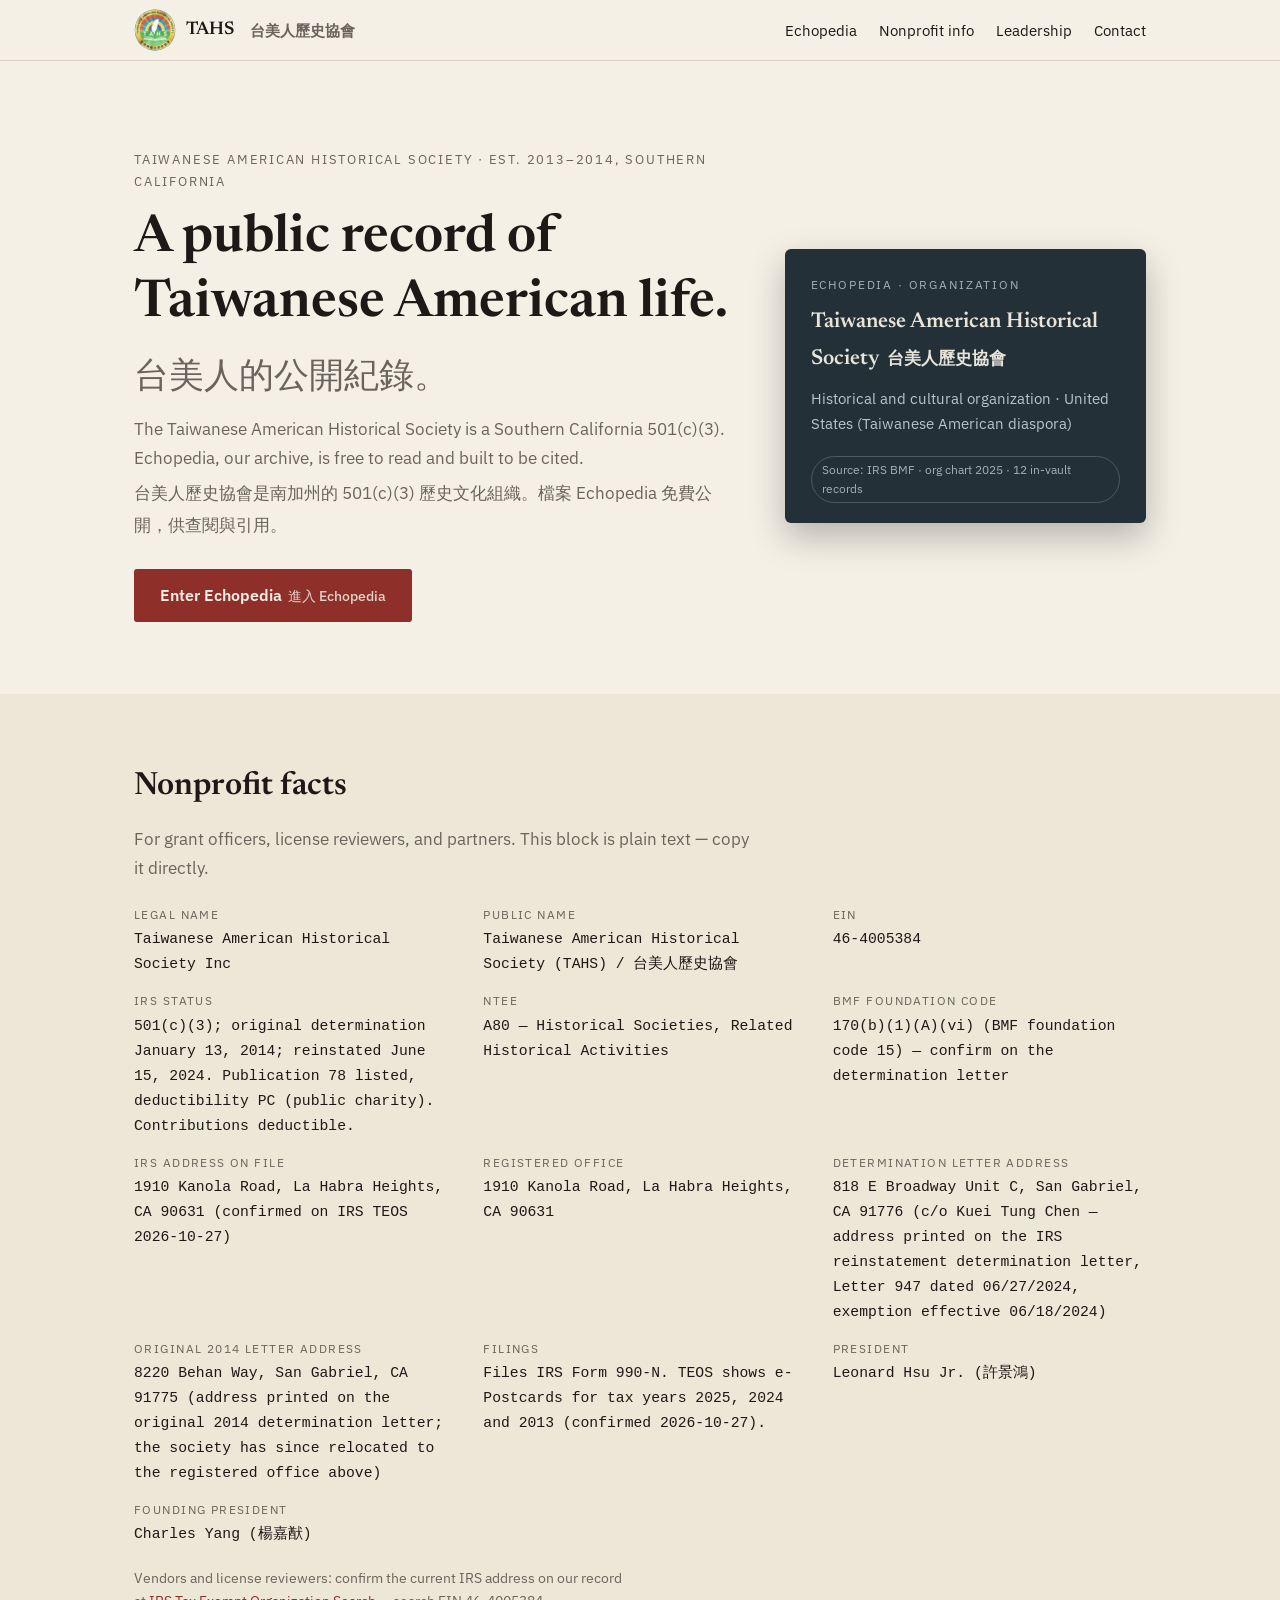
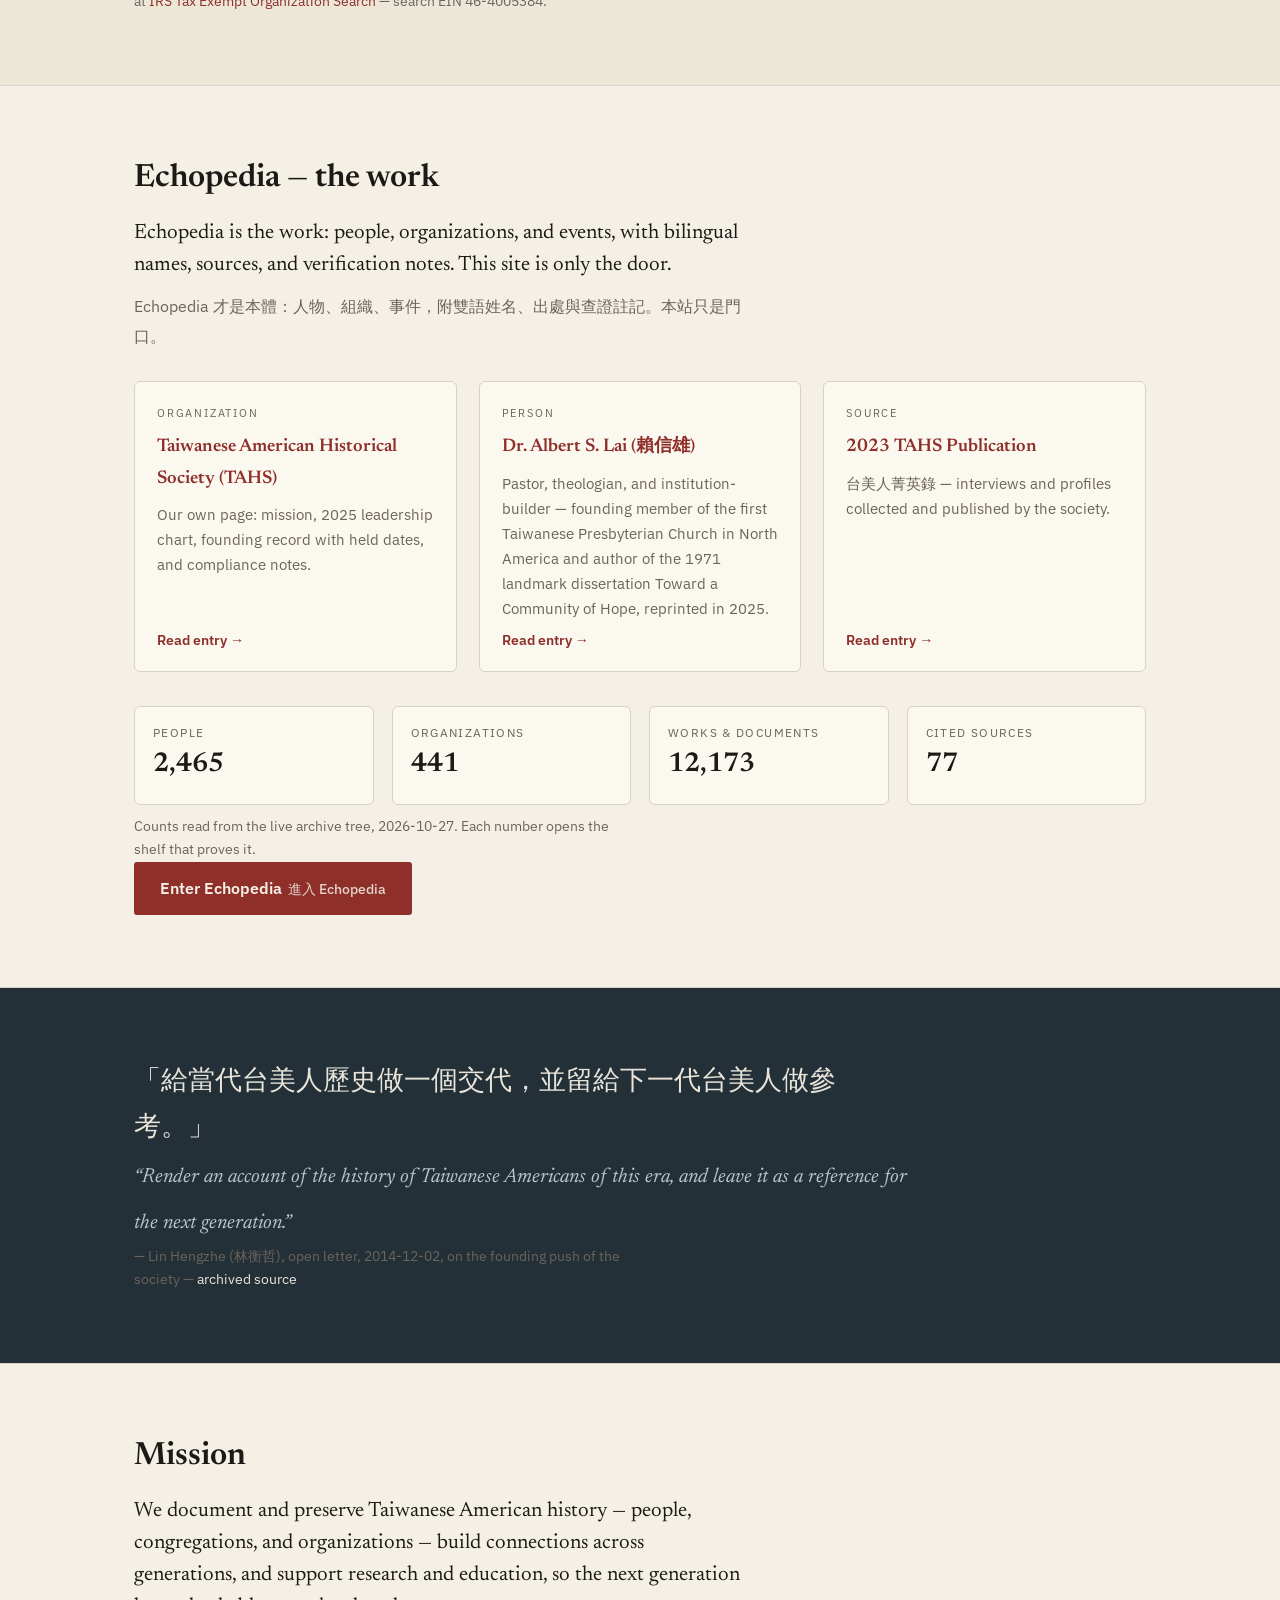
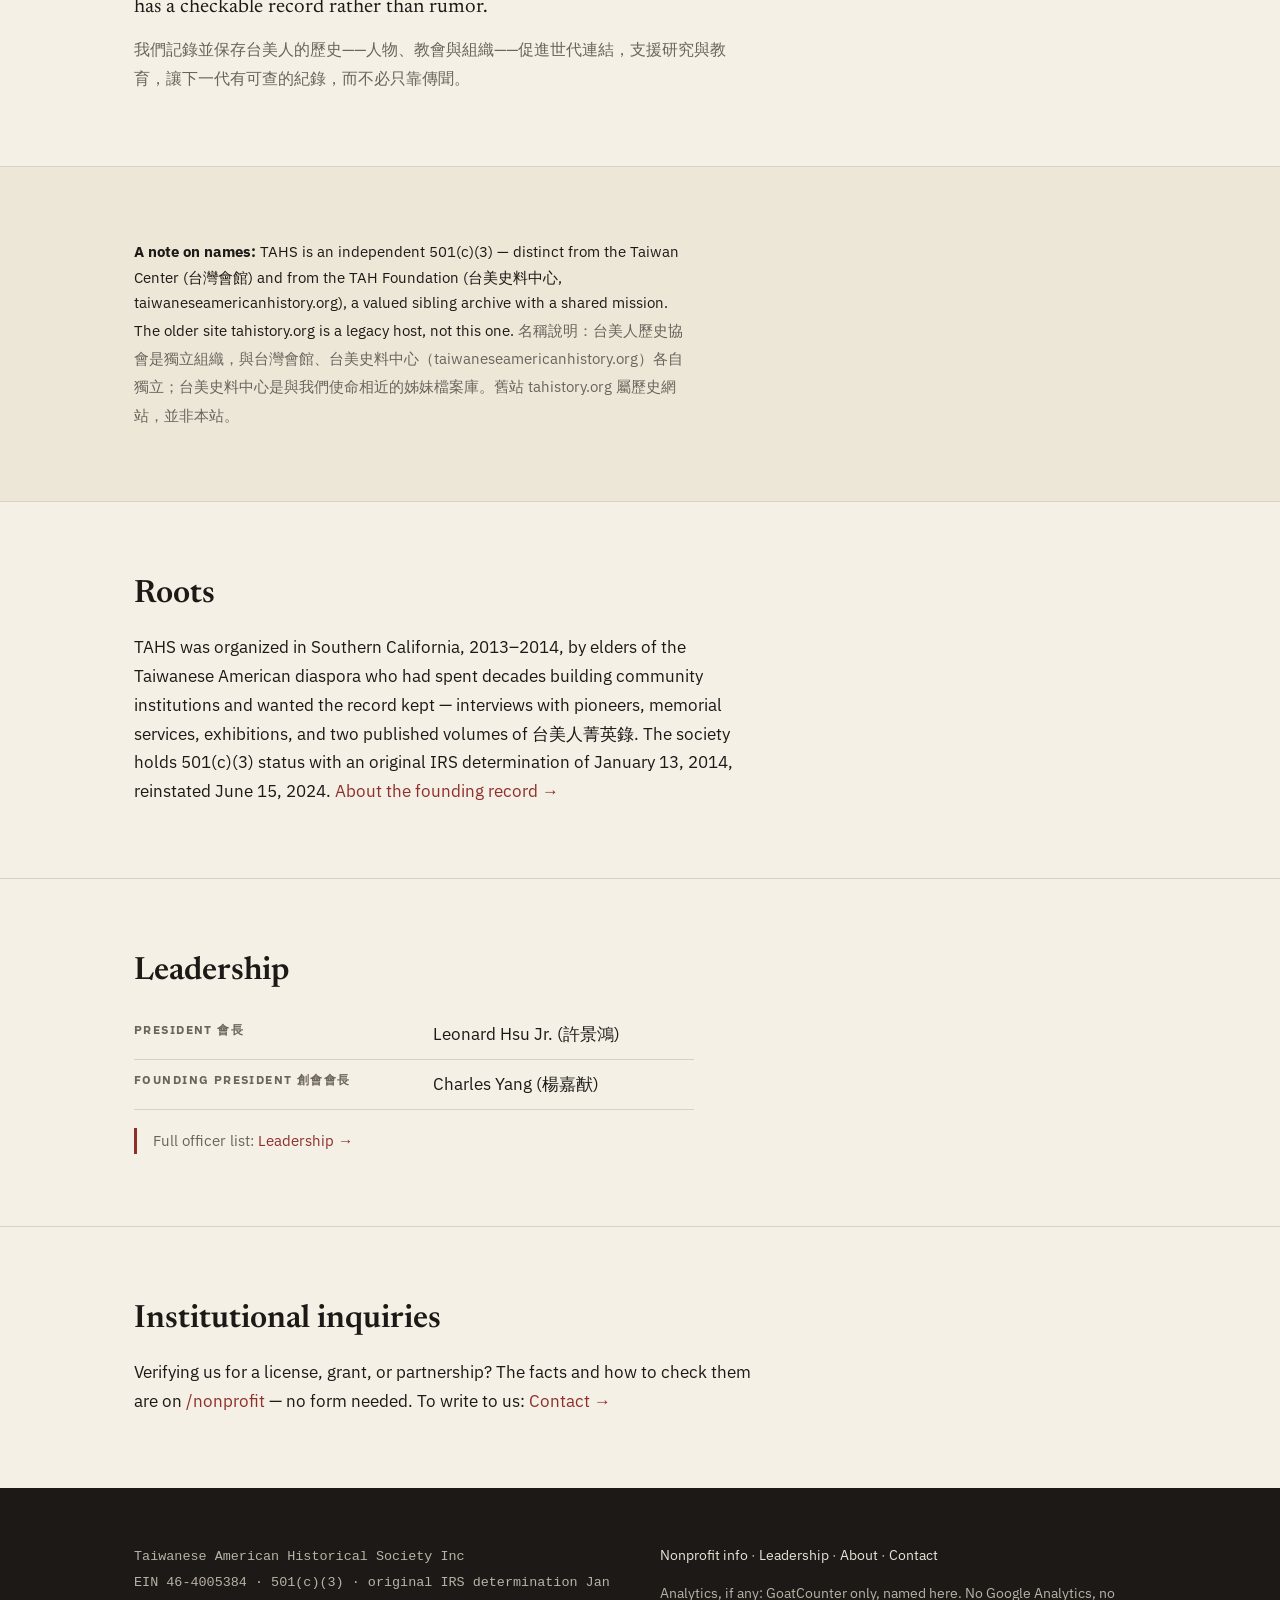
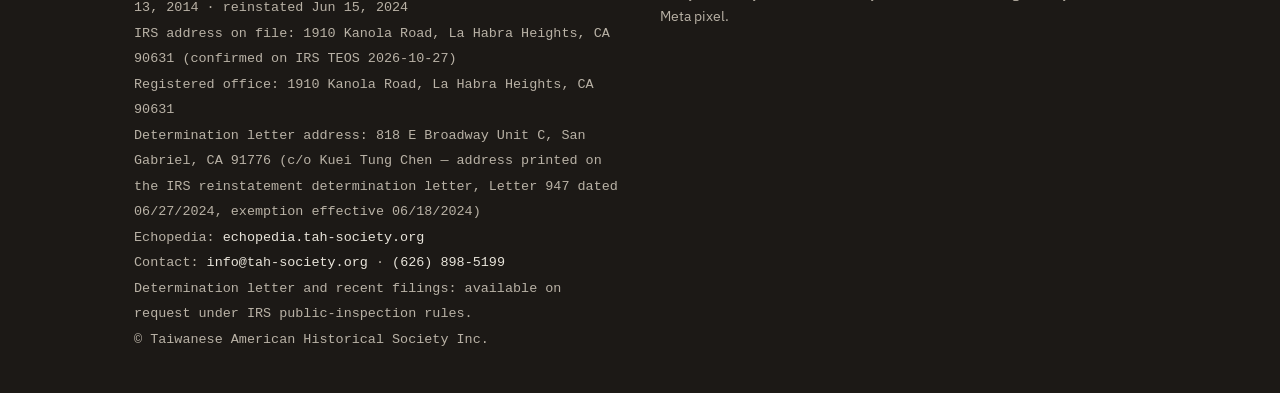
<file: index.html>
<!DOCTYPE html>
<html lang="en">
<head>
<meta charset="utf-8">
<meta name="viewport" content="width=device-width, initial-scale=1">
<title>Taiwanese American Historical Society 台美人歷史協會</title>
<meta name="description" content="A public record of Taiwanese American life. TAHS is a Southern California 501(c)(3). Echopedia, our archive, is free to read and built to be cited.">
<link rel="canonical" href="https://tah-society.org/">
<link rel="stylesheet" href="/assets/css/fonts.css">
<link rel="stylesheet" href="/assets/css/styles.css">
<script type="application/ld+json">
{"@context":"https://schema.org","@type":"NGO","name":"Taiwanese American Historical Society Inc","alternateName":"台美人歷史協會","identifier":"46-4005384","url":"https://tah-society.org/","address":{"@type":"PostalAddress","addressLocality":"La Habra Heights","addressRegion":"CA","addressCountry":"US"},"knowsAbout":"Taiwanese American history","sameAs":["https://echopedia.tah-society.org"]}
</script>
<link rel="icon" type="image/png" sizes="32x32" href="/assets/img/favicon-32.png">
<link rel="apple-touch-icon" href="/assets/img/apple-touch-icon.png">
<script>window.goatcounter={no_onload:true,path:'/landing'+location.pathname};</script>
<script data-goatcounter="https://echocanhelp.goatcounter.com/count" async src="//gc.zgo.at/count.js" onload="goatcounter.count({path:'/landing'+location.pathname})"></script>
</head>
<body>

<nav><div class="wrap">
  <a class="wordmark" href="/"><img class="seal" src="/assets/img/tahs-seal-96.png" alt="TAHS seal" width="40" height="40">TAHS<span class="zh">台美人歷史協會</span></a>
  <ul>
    <li><a href="https://echopedia.tah-society.org">Echopedia</a></li>
    <li><a href="/nonprofit">Nonprofit info</a></li>
    <li><a href="/leadership">Leadership</a></li>
    <li><a href="/contact">Contact</a></li>
  </ul>
</div></nav>

<header class="hero"><div class="wrap">
  <div>
    <div class="kicker">Taiwanese American Historical Society · Est. 2013–2014, Southern California</div>
    <h1>A public record of Taiwanese American life.</h1>
    <h1 class="zh-hero" lang="zh-Hant">台美人的公開紀錄。</h1>
    <p class="sub">The Taiwanese American Historical Society is a Southern California 501(c)(3). Echopedia, our archive, is free to read and built to be cited.
      <span class="zh">台美人歷史協會是南加州的 501(c)(3) 歷史文化組織。檔案 Echopedia 免費公開，供查閱與引用。</span></p>
    <a class="btn" href="https://echopedia.tah-society.org">Enter Echopedia<span class="zh">進入 Echopedia</span></a>
  </div>
  <a class="entrycard" href="https://echopedia.tah-society.org/organizations/taiwanese-american-historical-society.html" aria-label="Echopedia entry: TAHS">
    <div class="kind">Echopedia · Organization</div>
    <div class="name">Taiwanese American Historical Society<span class="zh">台美人歷史協會</span></div>
    <div class="role">Historical and cultural organization · United States (Taiwanese American diaspora)</div>
    <span class="chip">Source: IRS BMF · org chart 2025 · 12 in-vault records</span>
  </a>
</div></header>

<section class="strip" id="nonprofit-facts"><div class="wrap">
  <h2>Nonprofit facts</h2>
  <p class="muted">For grant officers, license reviewers, and partners. This block is plain text — copy it directly.</p>
  <!--BEGIN FACTS_STRIP-->
  <dl>
    <div><dt>Legal name</dt><dd>Taiwanese American Historical Society Inc</dd></div>
    <div><dt>Public name</dt><dd>Taiwanese American Historical Society (TAHS) / 台美人歷史協會</dd></div>
    <div><dt>EIN</dt><dd>46-4005384</dd></div>
    <div><dt>IRS status</dt><dd>501(c)(3); original determination January 13, 2014; reinstated June 15, 2024. Publication 78 listed, deductibility PC (public charity). Contributions deductible.</dd></div>
    <div><dt>NTEE</dt><dd>A80 — Historical Societies, Related Historical Activities</dd></div>
    <div><dt>BMF foundation code</dt><dd>170(b)(1)(A)(vi) (BMF foundation code 15) — confirm on the determination letter</dd></div>
    <div><dt>IRS address on file</dt><dd>1910 Kanola Road, La Habra Heights, CA 90631 (confirmed on IRS TEOS 2026-10-27)</dd></div>
    <div><dt>Registered office</dt><dd>1910 Kanola Road, La Habra Heights, CA 90631</dd></div>
    <div><dt>Determination letter address</dt><dd>818 E Broadway Unit C, San Gabriel, CA 91776 (c/o Kuei Tung Chen — address printed on the IRS reinstatement determination letter, Letter 947 dated 06/27/2024, exemption effective 06/18/2024)</dd></div>
    <div><dt>Original 2014 letter address</dt><dd>8220 Behan Way, San Gabriel, CA 91775 (address printed on the original 2014 determination letter; the society has since relocated to the registered office above)</dd></div>
    <div><dt>Filings</dt><dd>Files IRS Form 990-N. TEOS shows e-Postcards for tax years 2025, 2024 and 2013 (confirmed 2026-10-27).</dd></div>
    <div><dt>President</dt><dd>Leonard Hsu Jr. (許景鴻)</dd></div>
    <div><dt>Founding president</dt><dd>Charles Yang (楊嘉猷)</dd></div>
  </dl>
  <p class="note small muted">Vendors and license reviewers: confirm the current IRS address on our record at <a href="https://apps.irs.gov/app/eos/">IRS Tax Exempt Organization Search</a> — search EIN 46-4005384.</p><!--END FACTS_STRIP-->
</div></section>

<section id="echopedia"><div class="wrap">
  <h2>Echopedia — the work</h2>
  <p class="lede">Echopedia is the work: people, organizations, and events, with bilingual names, sources, and verification notes. This site is only the door.
    <span class="zh">Echopedia 才是本體：人物、組織、事件，附雙語姓名、出處與查證註記。本站只是門口。</span></p>
  <div class="cards">
    <a class="card" href="https://echopedia.tah-society.org/organizations/taiwanese-american-historical-society.html">
      <div class="kind">Organization</div>
      <div class="name">Taiwanese American Historical Society (TAHS)</div>
      <p class="blurb">Our own page: mission, 2025 leadership chart, founding record with held dates, and compliance notes.</p>
      <span class="go">Read entry →</span>
    </a>
    <a class="card" href="https://echopedia.tah-society.org/people/albert-s-lai.html">
      <div class="kind">Person</div>
      <div class="name">Dr. Albert S. Lai (賴信雄)</div>
      <p class="blurb">Pastor, theologian, and institution-builder — founding member of the first Taiwanese Presbyterian Church in North America and author of the 1971 landmark dissertation Toward a Community of Hope, reprinted in 2025.</p>
      <span class="go">Read entry →</span>
    </a>
    <a class="card" href="https://echopedia.tah-society.org/sources/2023-tahs-publication.html">
      <div class="kind">Source</div>
      <div class="name">2023 TAHS Publication</div>
      <p class="blurb">台美人菁英錄 — interviews and profiles collected and published by the society.</p>
      <span class="go">Read entry →</span>
    </a>
  </div>
  <dl class="stats">
    <a href="https://echopedia.tah-society.org/people/"><dt>people</dt><dd>2,465</dd></a>
    <a href="https://echopedia.tah-society.org/organizations/"><dt>organizations</dt><dd>441</dd></a>
    <a href="https://echopedia.tah-society.org/works/"><dt>works &amp; documents</dt><dd>12,173</dd></a>
    <a href="https://echopedia.tah-society.org/sources/"><dt>cited sources</dt><dd>77</dd></a>
  </dl>
  <p class="small muted">Counts read from the live archive tree, 2026-10-27. Each number opens the shelf that proves it.</p>
  <a class="btn" href="https://echopedia.tah-society.org">Enter Echopedia<span class="zh">進入 Echopedia</span></a>
</div></section>

<section class="pullquote"><div class="wrap">
  <blockquote>「給當代台美人歷史做一個交代，並留給下一代台美人做參考。」<br><span class="en">“Render an account of the history of Taiwanese Americans of this era, and leave it as a reference for the next generation.”</span></blockquote>
  <p class="small muted">— Lin Hengzhe (林衡哲), open letter, 2014-12-02, on the founding push of the society — <a href="https://echopedia.tah-society.org/works/taiwaneseamericanhistory-org/ourjourneys70.html">archived source</a></p>
</div></section>

<section id="mission"><div class="wrap">
  <h2>Mission</h2>
  <p class="lede">We document and preserve Taiwanese American history — people, congregations, and organizations — build connections across generations, and support research and education, so the next generation has a checkable record rather than rumor.
    <span class="zh">我們記錄並保存台美人的歷史——人物、教會與組織——促進世代連結，支援研究與教育，讓下一代有可查的紀錄，而不必只靠傳聞。</span></p>
</div></section>

<section class="disambig"><div class="wrap">
  <p><strong>A note on names:</strong> TAHS is an independent 501(c)(3) — distinct from the Taiwan Center (台灣會館) and from the TAH Foundation (台美史料中心, taiwaneseamericanhistory.org), a valued sibling archive with a shared mission. The older site tahistory.org is a legacy host, not this one.
  <span class="zh muted">名稱說明：台美人歷史協會是獨立組織，與台灣會館、台美史料中心（taiwaneseamericanhistory.org）各自獨立；台美史料中心是與我們使命相近的姊妹檔案庫。舊站 tahistory.org 屬歷史網站，並非本站。</span></p>
</div></section>

<section id="roots"><div class="wrap">
  <h2>Roots</h2>
  <p>TAHS was organized in Southern California, 2013–2014, by elders of the Taiwanese American diaspora who had spent decades building community institutions and wanted the record kept — interviews with pioneers, memorial services, exhibitions, and two published volumes of 台美人菁英錄. The society holds 501(c)(3) status with an original IRS determination of January 13, 2014, reinstated June 15, 2024. <a href="/about">About the founding record →</a></p>
</div></section>

<section id="leadership"><div class="wrap">
  <h2>Leadership</h2>
  <table class="officers">
    <tr><th>President 會長</th><td>Leonard Hsu Jr. (許景鴻)</td></tr>
    <tr><th>Founding president 創會會長</th><td>Charles Yang (楊嘉猷)</td></tr>
  </table>
  <p class="rule-note">Full officer list: <a href="/leadership">Leadership →</a></p>
</div></section>

<section id="inquiry"><div class="wrap">
  <h2>Institutional inquiries</h2>
  <p>Verifying us for a license, grant, or partnership? The facts and how to check them are on <a href="/nonprofit">/nonprofit</a> — no form needed. To write to us: <a href="/contact">Contact →</a></p>
</div></section>

<footer><div class="wrap">
  <div class="cols">
    <div class="legal">
      <!--BEGIN FOOTER_LEGAL-->

    Taiwanese American Historical Society Inc<br>
    EIN 46-4005384 · 501(c)(3) · original IRS determination Jan 13, 2014 · reinstated Jun 15, 2024<br>
    IRS address on file: 1910 Kanola Road, La Habra Heights, CA 90631 (confirmed on IRS TEOS 2026-10-27)<br>
    Registered office: 1910 Kanola Road, La Habra Heights, CA 90631<br>
    Determination letter address: 818 E Broadway Unit C, San Gabriel, CA 91776 (c/o Kuei Tung Chen — address printed on the IRS reinstatement determination letter, Letter 947 dated 06/27/2024, exemption effective 06/18/2024)<br>
    Echopedia: <a href="https://echopedia.tah-society.org">echopedia.tah-society.org</a><br>
    Contact: <a href="mailto:info@tah-society.org">info@tah-society.org</a> · <a href="tel:+16268985199">(626) 898-5199</a><br>
    Determination letter and recent filings: available on request under IRS public-inspection rules.<br>
    © Taiwanese American Historical Society Inc.
  <!--END FOOTER_LEGAL-->
    </div>
    <div>
      <p><a href="/nonprofit">Nonprofit info</a> · <a href="/leadership">Leadership</a> · <a href="/about">About</a> · <a href="/contact">Contact</a></p>
      <p class="small" style="margin-top:14px">Analytics, if any: GoatCounter only, named here. No Google Analytics, no Meta pixel.</p>
    </div>
  </div>
</div></footer>

</body>
</html>
</file>
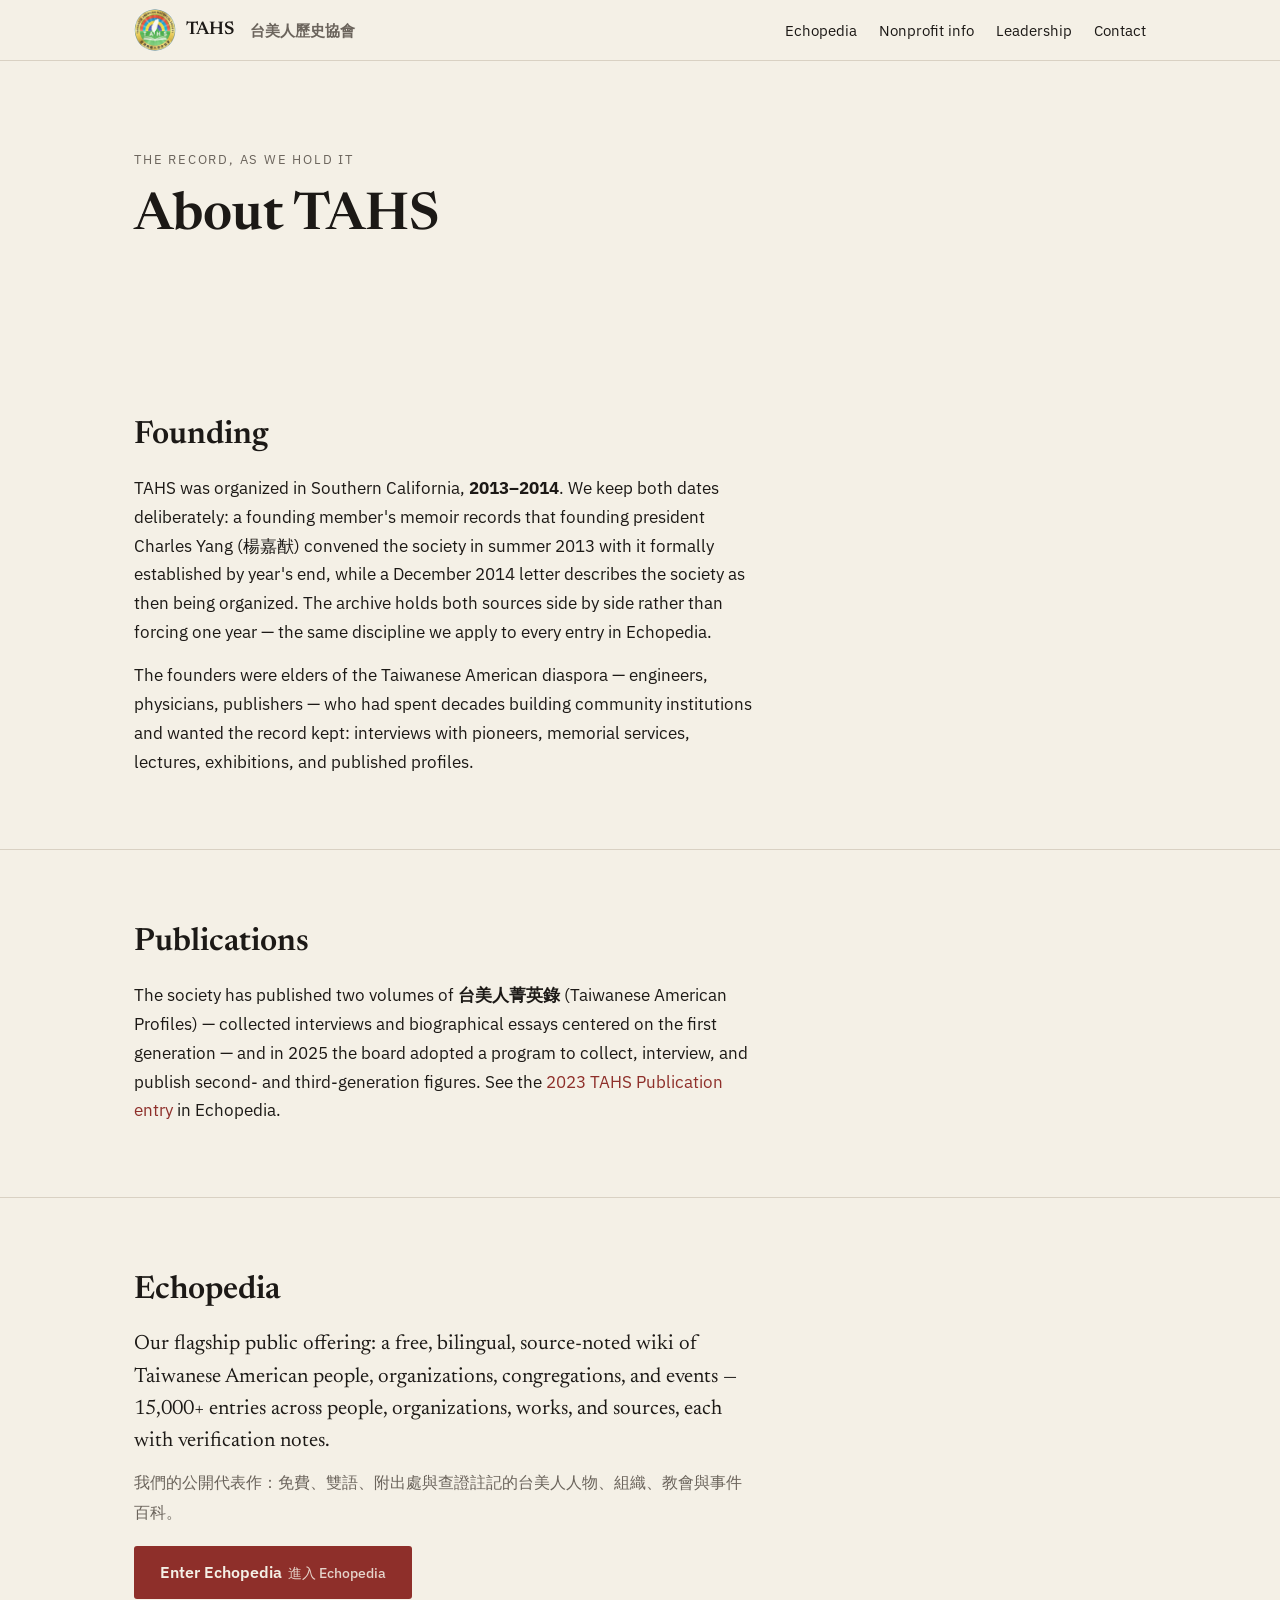
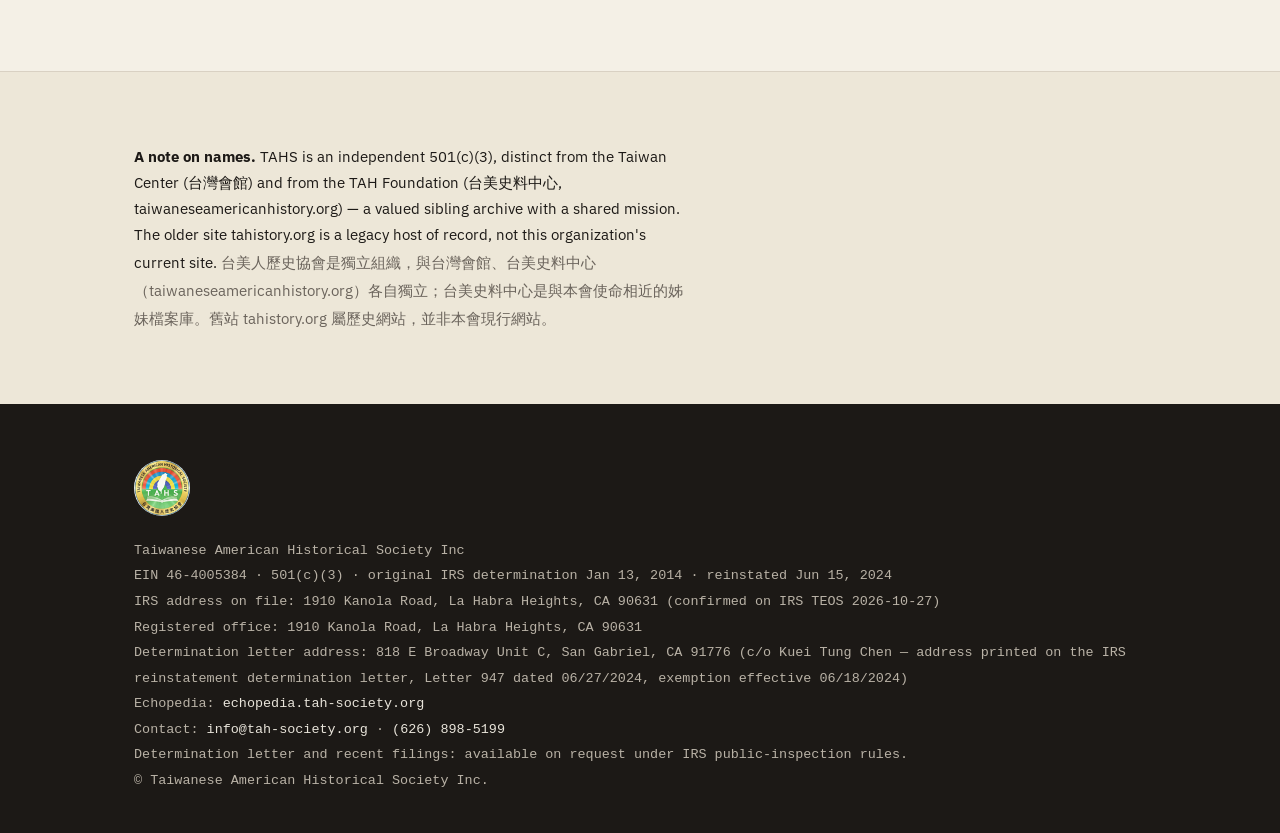
<file: about.html>
<!DOCTYPE html>
<html lang="en">
<head>
<meta charset="utf-8">
<meta name="viewport" content="width=device-width, initial-scale=1">
<title>About — TAHS 台美人歷史協會</title>
<meta name="description" content="The founding record, publications, and disambiguation of the Taiwanese American Historical Society.">
<link rel="canonical" href="https://tah-society.org/about">
<link rel="stylesheet" href="/assets/css/fonts.css">
<link rel="stylesheet" href="/assets/css/styles.css">
<link rel="icon" type="image/png" sizes="32x32" href="/assets/img/favicon-32.png">
<link rel="apple-touch-icon" href="/assets/img/apple-touch-icon.png">
<script>window.goatcounter={no_onload:true,path:'/landing'+location.pathname};</script>
<script data-goatcounter="https://echocanhelp.goatcounter.com/count" async src="//gc.zgo.at/count.js" onload="goatcounter.count({path:'/landing'+location.pathname})"></script>
</head>
<body>

<nav><div class="wrap">
  <a class="wordmark" href="/"><img class="seal" src="/assets/img/tahs-seal-96.png" alt="TAHS seal" width="40" height="40">TAHS<span class="zh">台美人歷史協會</span></a>
  <ul>
    <li><a href="https://echopedia.tah-society.org">Echopedia</a></li>
    <li><a href="/nonprofit">Nonprofit info</a></li>
    <li><a href="/leadership">Leadership</a></li>
    <li><a href="/contact">Contact</a></li>
  </ul>
</div></nav>

<header class="hero"><div class="wrap" style="grid-template-columns:1fr">
  <div>
    <div class="kicker">The record, as we hold it</div>
    <h1>About TAHS</h1>
  </div>
</div></header>

<section><div class="wrap">
  <h2>Founding</h2>
  <p>TAHS was organized in Southern California, <strong>2013–2014</strong>. We keep both dates deliberately: a founding member's memoir records that founding president Charles Yang (楊嘉猷) convened the society in summer 2013 with it formally established by year's end, while a December 2014 letter describes the society as then being organized. The archive holds both sources side by side rather than forcing one year — the same discipline we apply to every entry in Echopedia.</p>
  <p style="margin-top:14px">The founders were elders of the Taiwanese American diaspora — engineers, physicians, publishers — who had spent decades building community institutions and wanted the record kept: interviews with pioneers, memorial services, lectures, exhibitions, and published profiles.</p>
</div></section>

<section><div class="wrap">
  <h2>Publications</h2>
  <p>The society has published two volumes of <strong>台美人菁英錄</strong> (Taiwanese American Profiles) — collected interviews and biographical essays centered on the first generation — and in 2025 the board adopted a program to collect, interview, and publish second- and third-generation figures. See the <a href="https://echopedia.tah-society.org/sources/2023-tahs-publication.html">2023 TAHS Publication entry</a> in Echopedia.</p>
</div></section>

<section><div class="wrap">
  <h2>Echopedia</h2>
  <p class="lede">Our flagship public offering: a free, bilingual, source-noted wiki of Taiwanese American people, organizations, congregations, and events — 15,000+ entries across people, organizations, works, and sources, each with verification notes.
    <span class="zh">我們的公開代表作：免費、雙語、附出處與查證註記的台美人人物、組織、教會與事件百科。</span></p>
  <p style="margin-top:18px"><a class="btn" href="https://echopedia.tah-society.org">Enter Echopedia<span class="zh">進入 Echopedia</span></a></p>
</div></section>

<section class="disambig"><div class="wrap">
  <p><strong>A note on names.</strong> TAHS is an independent 501(c)(3), distinct from the Taiwan Center (台灣會館) and from the TAH Foundation (台美史料中心, taiwaneseamericanhistory.org) — a valued sibling archive with a shared mission. The older site tahistory.org is a legacy host of record, not this organization's current site.
  <span class="zh muted">台美人歷史協會是獨立組織，與台灣會館、台美史料中心（taiwaneseamericanhistory.org）各自獨立；台美史料中心是與本會使命相近的姊妹檔案庫。舊站 tahistory.org 屬歷史網站，並非本會現行網站。</span></p>
</div></section>

<footer><div class="wrap">
  <img class="seal" src="/assets/img/tahs-seal-96.png" alt="TAHS seal" width="56" height="56">
  <div class="legal">
    <!--BEGIN FOOTER_LEGAL-->

    Taiwanese American Historical Society Inc<br>
    EIN 46-4005384 · 501(c)(3) · original IRS determination Jan 13, 2014 · reinstated Jun 15, 2024<br>
    IRS address on file: 1910 Kanola Road, La Habra Heights, CA 90631 (confirmed on IRS TEOS 2026-10-27)<br>
    Registered office: 1910 Kanola Road, La Habra Heights, CA 90631<br>
    Determination letter address: 818 E Broadway Unit C, San Gabriel, CA 91776 (c/o Kuei Tung Chen — address printed on the IRS reinstatement determination letter, Letter 947 dated 06/27/2024, exemption effective 06/18/2024)<br>
    Echopedia: <a href="https://echopedia.tah-society.org">echopedia.tah-society.org</a><br>
    Contact: <a href="mailto:info@tah-society.org">info@tah-society.org</a> · <a href="tel:+16268985199">(626) 898-5199</a><br>
    Determination letter and recent filings: available on request under IRS public-inspection rules.<br>
    © Taiwanese American Historical Society Inc.
  <!--END FOOTER_LEGAL-->
  </div>
</div></footer>

</body>
</html>
</file>
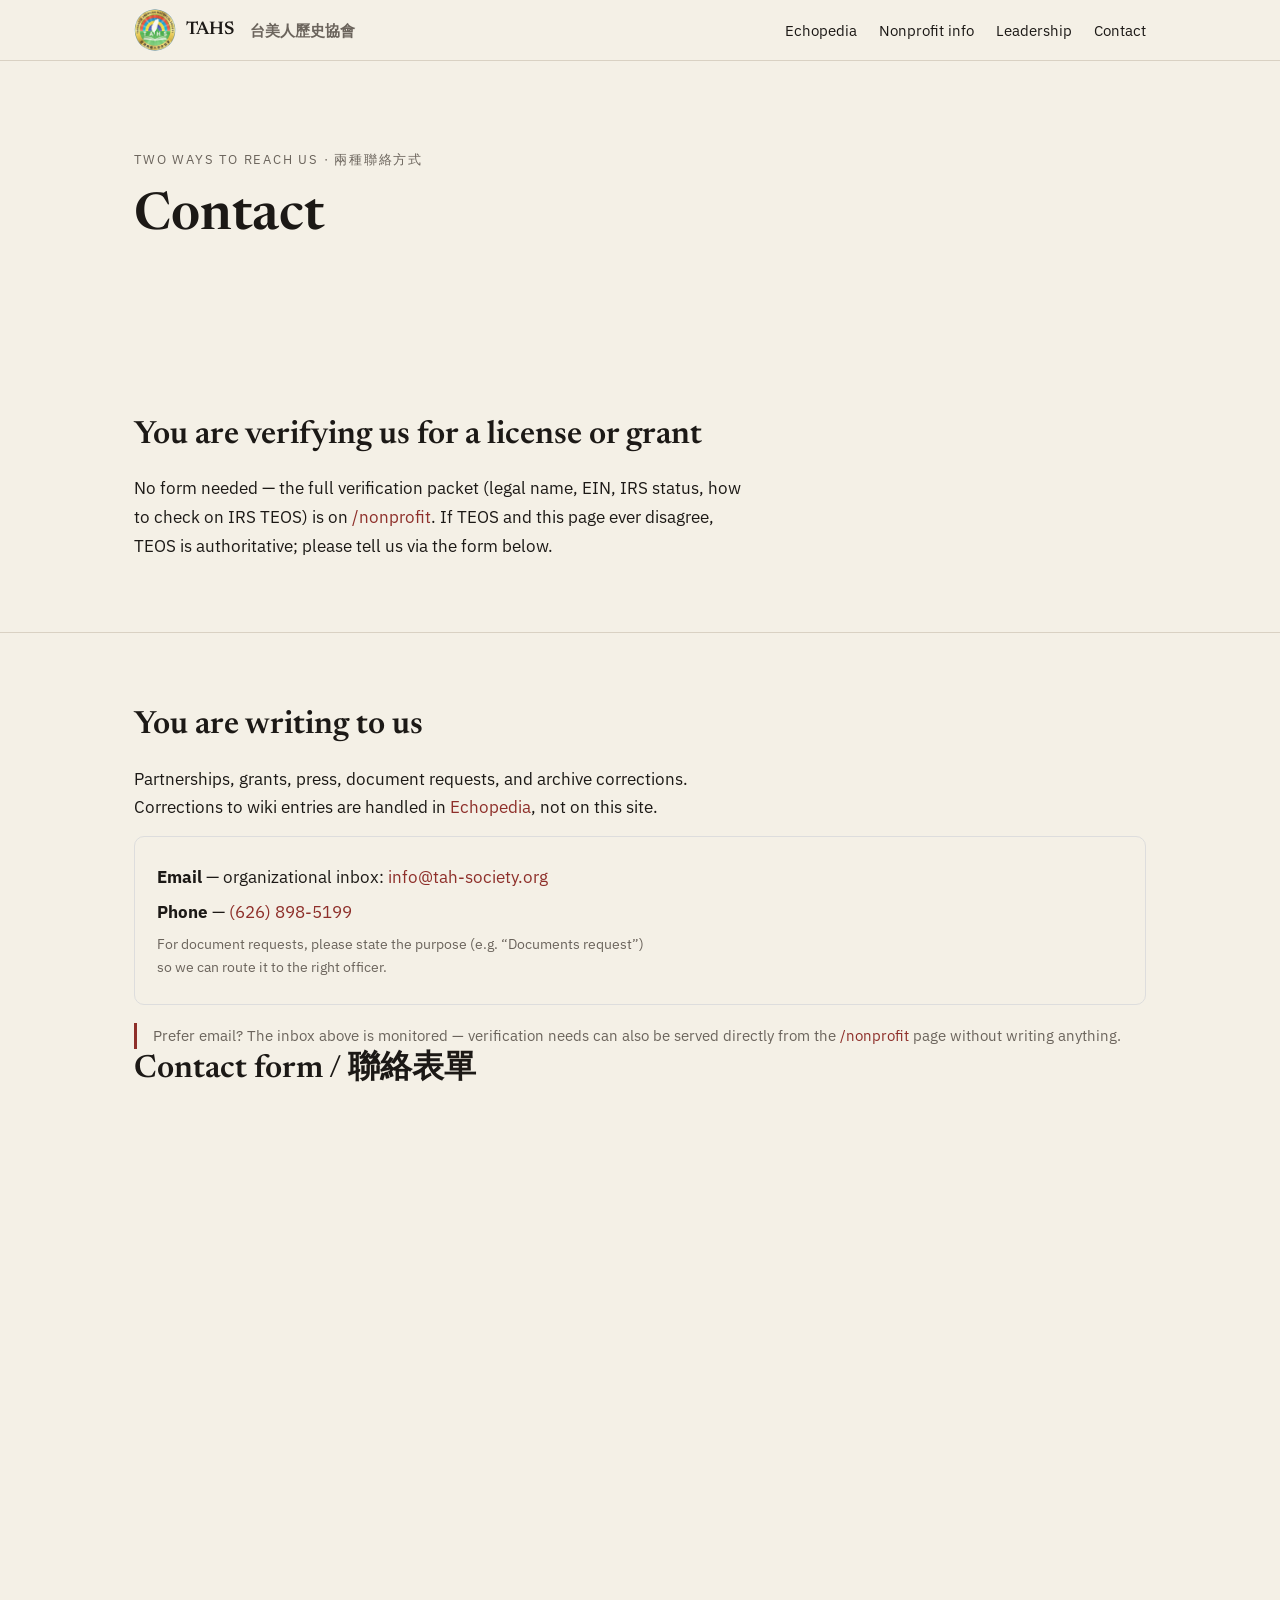
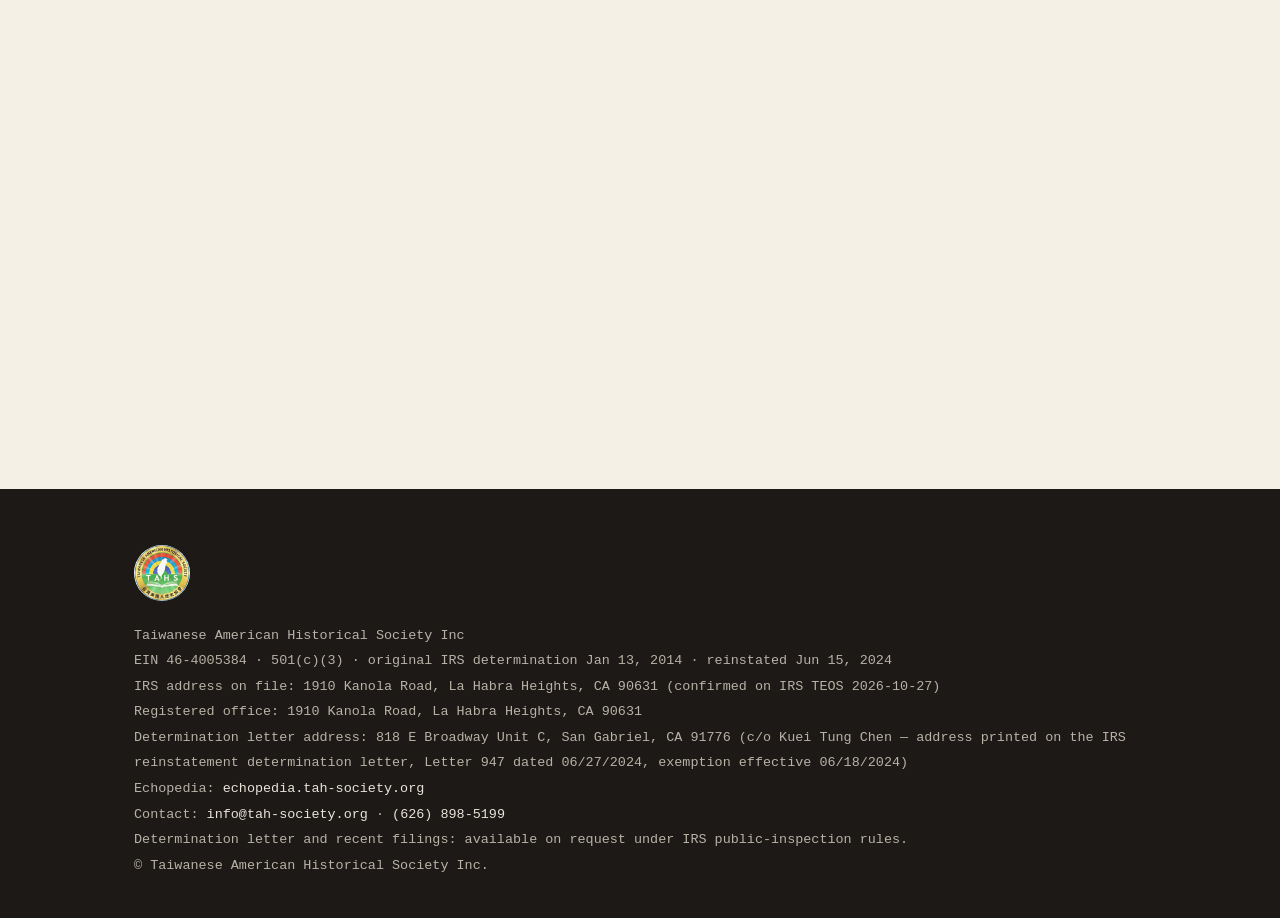
<file: contact.html>
<!DOCTYPE html>
<html lang="en">
<head>
<meta charset="utf-8">
<meta name="viewport" content="width=device-width, initial-scale=1">
<title>Contact — TAHS 台美人歷史協會</title>
<meta name="description" content="Contact the Taiwanese American Historical Society: verification, partnership, press, and archive corrections.">
<link rel="canonical" href="https://tah-society.org/contact">
<link rel="stylesheet" href="/assets/css/fonts.css">
<link rel="stylesheet" href="/assets/css/styles.css">
<link rel="icon" type="image/png" sizes="32x32" href="/assets/img/favicon-32.png">
<link rel="apple-touch-icon" href="/assets/img/apple-touch-icon.png">
<script>window.goatcounter={no_onload:true,path:'/landing'+location.pathname};</script>
<script data-goatcounter="https://echocanhelp.goatcounter.com/count" async src="//gc.zgo.at/count.js" onload="goatcounter.count({path:'/landing'+location.pathname})"></script>
</head>
<body>

<nav><div class="wrap">
  <a class="wordmark" href="/"><img class="seal" src="/assets/img/tahs-seal-96.png" alt="TAHS seal" width="40" height="40">TAHS<span class="zh">台美人歷史協會</span></a>
  <ul>
    <li><a href="https://echopedia.tah-society.org">Echopedia</a></li>
    <li><a href="/nonprofit">Nonprofit info</a></li>
    <li><a href="/leadership">Leadership</a></li>
    <li><a href="/contact">Contact</a></li>
  </ul>
</div></nav>

<header class="hero"><div class="wrap" style="grid-template-columns:1fr">
  <div>
    <div class="kicker">Two ways to reach us · 兩種聯絡方式</div>
    <h1>Contact</h1>
  </div>
</div></header>

<section><div class="wrap">
  <h2>You are verifying us for a license or grant</h2>
  <p>No form needed — the full verification packet (legal name, EIN, IRS status, how to check on IRS TEOS) is on <a href="/nonprofit">/nonprofit</a>. If TEOS and this page ever disagree, TEOS is authoritative; please tell us via the form below.</p>
</div></section>

<section><div class="wrap">
  <h2>You are writing to us</h2>
  <p>Partnerships, grants, press, document requests, and archive corrections. Corrections to wiki entries are handled in <a href="https://echopedia.tah-society.org">Echopedia</a>, not on this site.</p>
  <div class="contact-block">
    <!--BEGIN CONTACT_BLOCK-->

    <p><strong>Email</strong> — organizational inbox:
      <a href="mailto:info@tah-society.org">info@tah-society.org</a></p>
    <p><strong>Phone</strong> — <a href="tel:+16268985199">(626) 898-5199</a></p>
  <!--END CONTACT_BLOCK-->
    <p class="small muted">For document requests, please state the purpose (e.g. “Documents request”) so we can route it to the right officer.</p>
  </div>
  <div class="rule-note" id="form-note">Prefer email? The inbox above is monitored — verification needs can also be served directly from the <a href="/nonprofit">/nonprofit</a> page without writing anything.</div>
  <!-- CONTACT_FORM_EMBED: Google Form (Workspace), owner-authorized 2026-11-03. Responses land in the info@ Workspace account. -->
  <h2>Contact form / 聯絡表單</h2>
  <iframe src="https://docs.google.com/forms/d/e/1FAIpQLSdvTn7PLLBfBBcCgSJWqKSaAZ5xbOlFTCGm650vxV8nRVKX0g/viewform?embedded=true" title="TAHS contact form" width="100%" height="900" style="border:0;max-width:640px" loading="lazy">Loading…</iframe>
</div></section>

<footer><div class="wrap">
  <img class="seal" src="/assets/img/tahs-seal-96.png" alt="TAHS seal" width="56" height="56">
  <div class="legal">
    <!--BEGIN FOOTER_LEGAL-->

    Taiwanese American Historical Society Inc<br>
    EIN 46-4005384 · 501(c)(3) · original IRS determination Jan 13, 2014 · reinstated Jun 15, 2024<br>
    IRS address on file: 1910 Kanola Road, La Habra Heights, CA 90631 (confirmed on IRS TEOS 2026-10-27)<br>
    Registered office: 1910 Kanola Road, La Habra Heights, CA 90631<br>
    Determination letter address: 818 E Broadway Unit C, San Gabriel, CA 91776 (c/o Kuei Tung Chen — address printed on the IRS reinstatement determination letter, Letter 947 dated 06/27/2024, exemption effective 06/18/2024)<br>
    Echopedia: <a href="https://echopedia.tah-society.org">echopedia.tah-society.org</a><br>
    Contact: <a href="mailto:info@tah-society.org">info@tah-society.org</a> · <a href="tel:+16268985199">(626) 898-5199</a><br>
    Determination letter and recent filings: available on request under IRS public-inspection rules.<br>
    © Taiwanese American Historical Society Inc.
  <!--END FOOTER_LEGAL-->
  </div>
</div></footer>

</body>
</html>
</file>
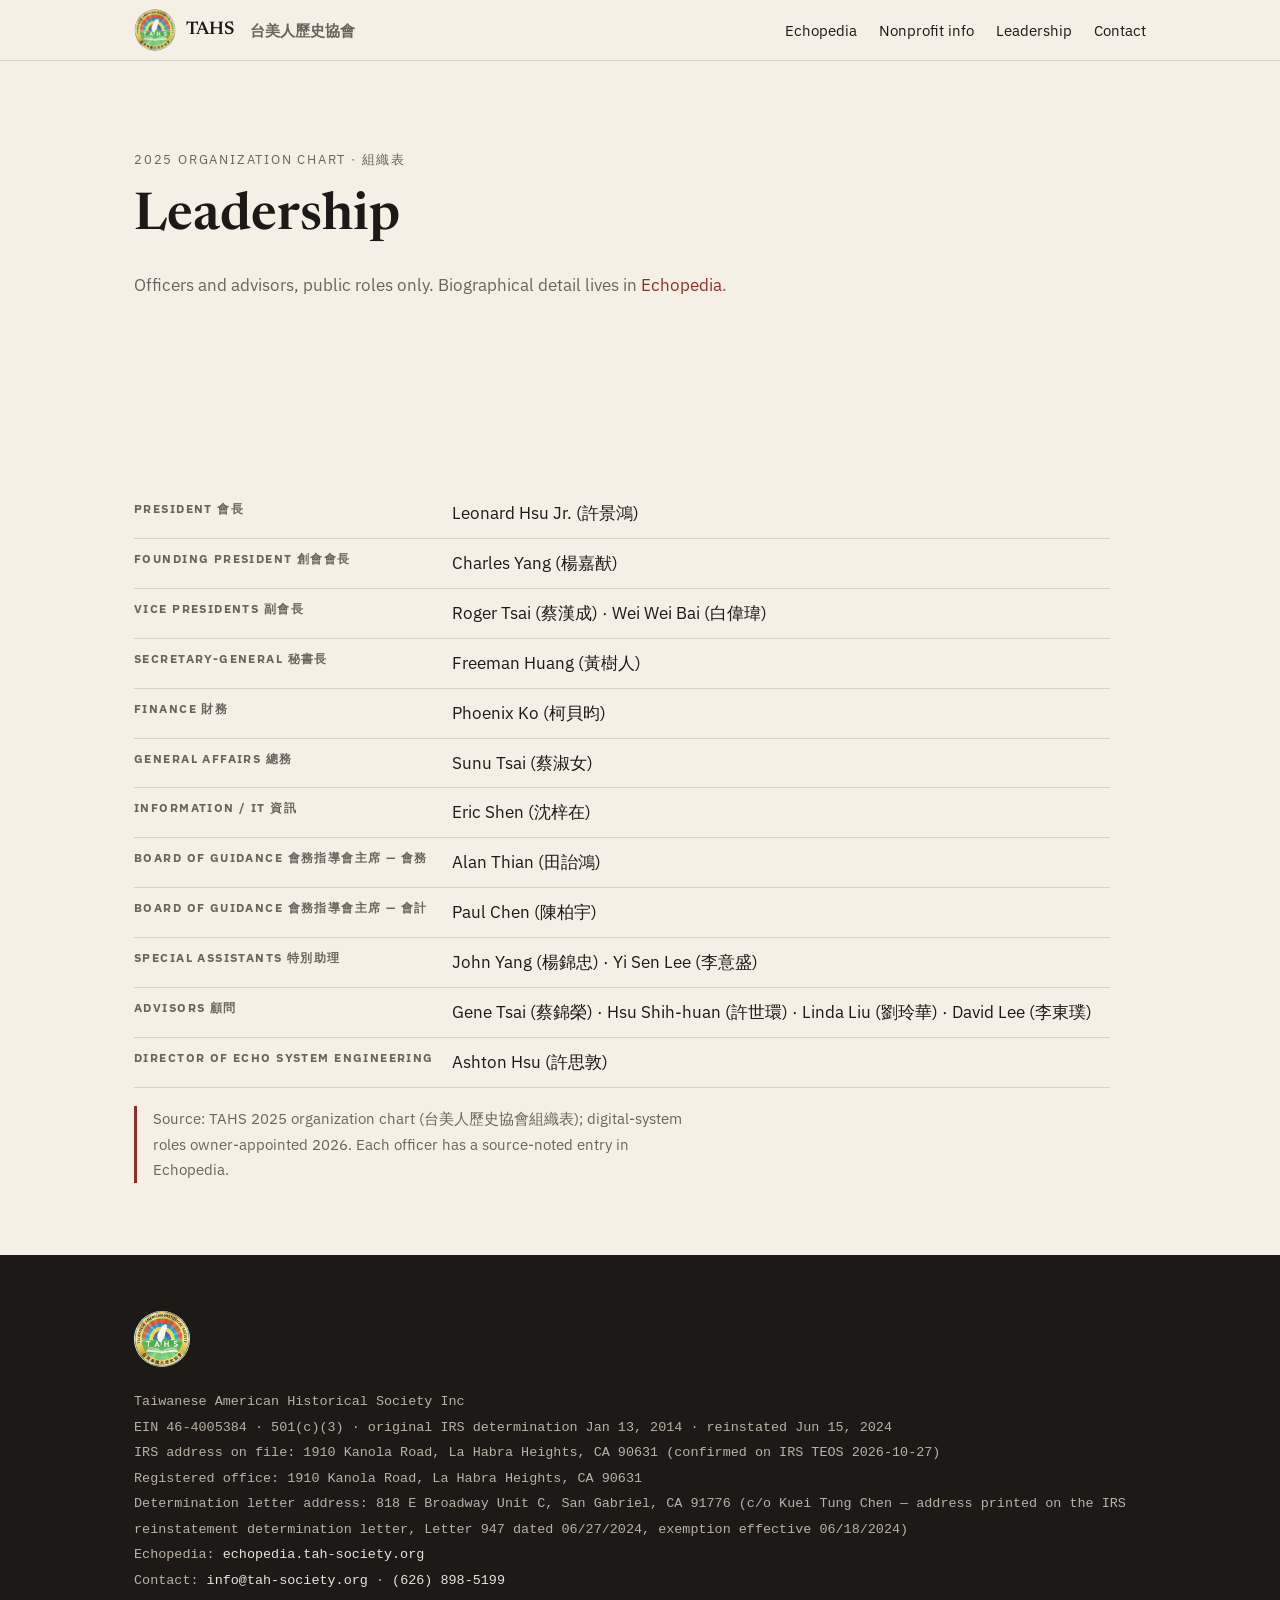
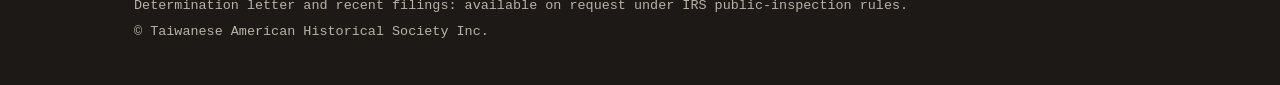
<file: leadership.html>
<!DOCTYPE html>
<html lang="en">
<head>
<meta charset="utf-8">
<meta name="viewport" content="width=device-width, initial-scale=1">
<title>Leadership — TAHS 台美人歷史協會</title>
<meta name="description" content="Officers of the Taiwanese American Historical Society, 2025 organization chart.">
<link rel="canonical" href="https://tah-society.org/leadership">
<link rel="stylesheet" href="/assets/css/fonts.css">
<link rel="stylesheet" href="/assets/css/styles.css">
<link rel="icon" type="image/png" sizes="32x32" href="/assets/img/favicon-32.png">
<link rel="apple-touch-icon" href="/assets/img/apple-touch-icon.png">
<script>window.goatcounter={no_onload:true,path:'/landing'+location.pathname};</script>
<script data-goatcounter="https://echocanhelp.goatcounter.com/count" async src="//gc.zgo.at/count.js" onload="goatcounter.count({path:'/landing'+location.pathname})"></script>
</head>
<body>

<nav><div class="wrap">
  <a class="wordmark" href="/"><img class="seal" src="/assets/img/tahs-seal-96.png" alt="TAHS seal" width="40" height="40">TAHS<span class="zh">台美人歷史協會</span></a>
  <ul>
    <li><a href="https://echopedia.tah-society.org">Echopedia</a></li>
    <li><a href="/nonprofit">Nonprofit info</a></li>
    <li><a href="/leadership">Leadership</a></li>
    <li><a href="/contact">Contact</a></li>
  </ul>
</div></nav>

<header class="hero"><div class="wrap" style="grid-template-columns:1fr">
  <div>
    <div class="kicker">2025 organization chart · 組織表</div>
    <h1>Leadership</h1>
    <p class="sub">Officers and advisors, public roles only. Biographical detail lives in <a href="https://echopedia.tah-society.org">Echopedia</a>.</p>
  </div>
</div></header>

<section><div class="wrap">
  <table class="officers">
    <tr><th>President 會長</th><td>Leonard Hsu Jr. (許景鴻)</td></tr>
    <tr><th>Founding president 創會會長</th><td>Charles Yang (楊嘉猷)</td></tr>
    <tr><th>Vice presidents 副會長</th><td>Roger Tsai (蔡漢成) · Wei Wei Bai (白偉瑋)</td></tr>
    <tr><th>Secretary-general 秘書長</th><td>Freeman Huang (黃樹人)</td></tr>
    <tr><th>Finance 財務</th><td>Phoenix Ko (柯貝昀)</td></tr>
    <tr><th>General affairs 總務</th><td>Sunu Tsai (蔡淑女)</td></tr>
    <tr><th>Information / IT 資訊</th><td>Eric Shen (沈梓在)</td></tr>
    <tr><th>Board of guidance 會務指導會主席 — 會務</th><td>Alan Thian (田詒鴻)</td></tr>
    <tr><th>Board of guidance 會務指導會主席 — 會計</th><td>Paul Chen (陳柏宇)</td></tr>
    <tr><th>Special assistants 特別助理</th><td>John Yang (楊錦忠) · Yi Sen Lee (李意盛)</td></tr>
    <tr><th>Advisors 顧問</th><td>Gene Tsai (蔡錦榮) · Hsu Shih-huan (許世環) · Linda Liu (劉玲華) · David Lee (李東璞)</td></tr>
    <tr><th>Director of Echo System engineering</th><td>Ashton Hsu (許思敦)</td></tr>
  </table>
  <p class="rule-note small">Source: TAHS 2025 organization chart (台美人歷史協會組織表); digital-system roles owner-appointed 2026. Each officer has a source-noted entry in Echopedia.</p>
</div></section>

<footer><div class="wrap">
  <img class="seal" src="/assets/img/tahs-seal-96.png" alt="TAHS seal" width="56" height="56">
  <div class="legal">
    <!--BEGIN FOOTER_LEGAL-->

    Taiwanese American Historical Society Inc<br>
    EIN 46-4005384 · 501(c)(3) · original IRS determination Jan 13, 2014 · reinstated Jun 15, 2024<br>
    IRS address on file: 1910 Kanola Road, La Habra Heights, CA 90631 (confirmed on IRS TEOS 2026-10-27)<br>
    Registered office: 1910 Kanola Road, La Habra Heights, CA 90631<br>
    Determination letter address: 818 E Broadway Unit C, San Gabriel, CA 91776 (c/o Kuei Tung Chen — address printed on the IRS reinstatement determination letter, Letter 947 dated 06/27/2024, exemption effective 06/18/2024)<br>
    Echopedia: <a href="https://echopedia.tah-society.org">echopedia.tah-society.org</a><br>
    Contact: <a href="mailto:info@tah-society.org">info@tah-society.org</a> · <a href="tel:+16268985199">(626) 898-5199</a><br>
    Determination letter and recent filings: available on request under IRS public-inspection rules.<br>
    © Taiwanese American Historical Society Inc.
  <!--END FOOTER_LEGAL-->
  </div>
</div></footer>

</body>
</html>
</file>
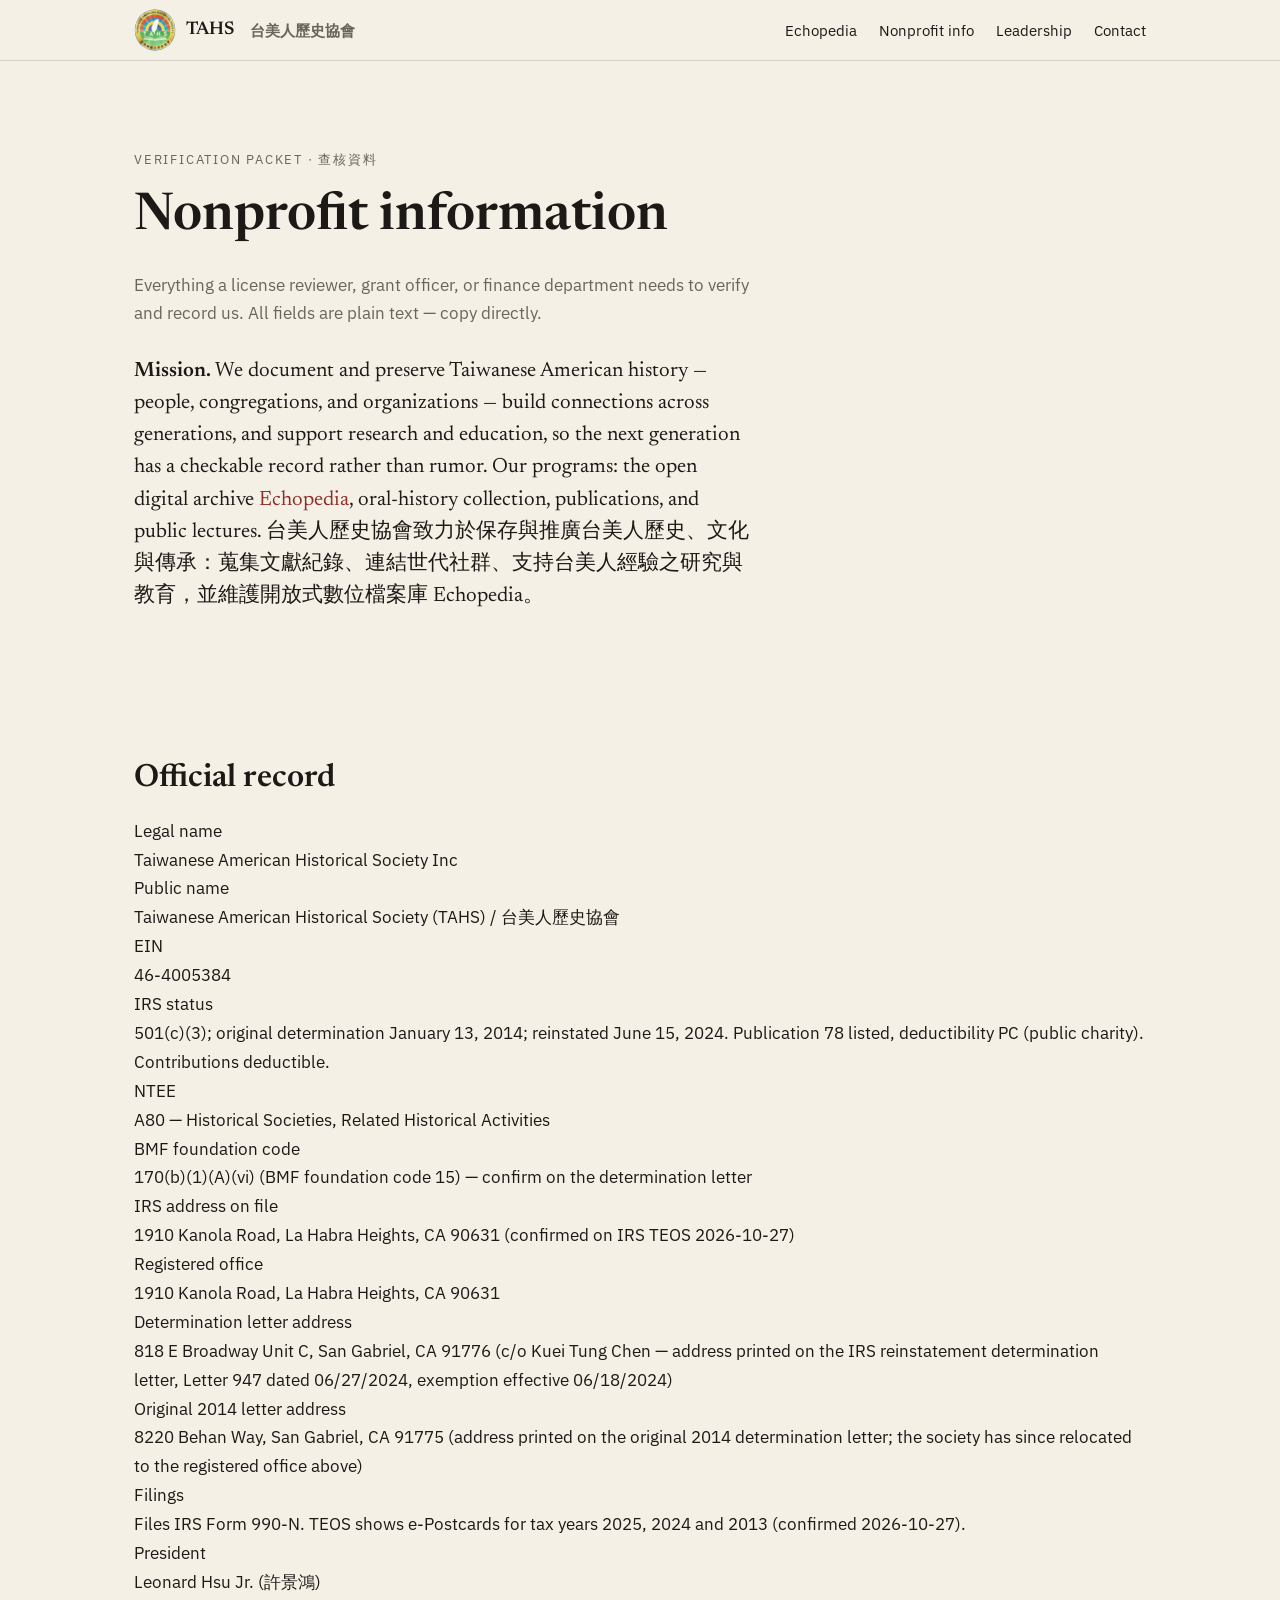
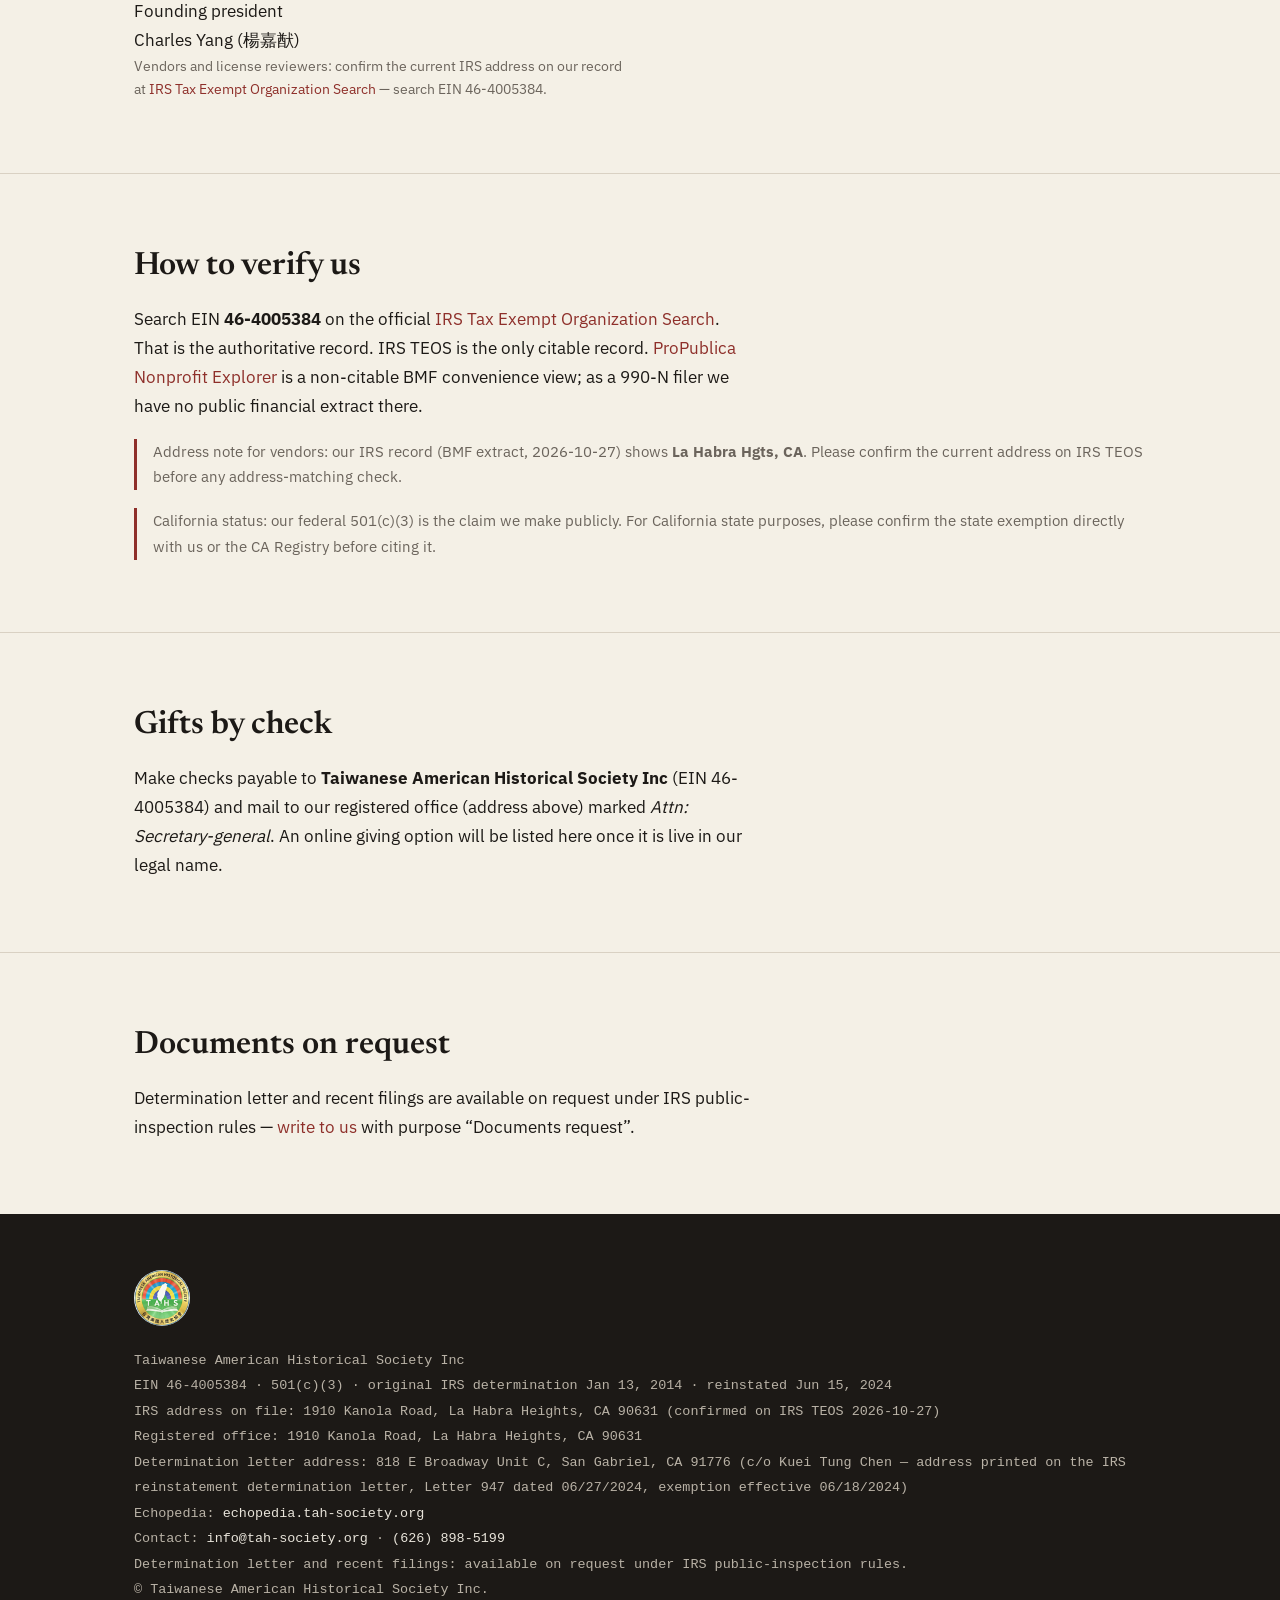
<file: nonprofit.html>
<!DOCTYPE html>
<html lang="en">
<head>
<meta charset="utf-8">
<meta name="viewport" content="width=device-width, initial-scale=1">
<title>Nonprofit information — TAHS 台美人歷史協會</title>
<meta name="description" content="Official nonprofit facts for Taiwanese American Historical Society Inc: legal name, EIN 46-4005384, 501(c)(3), NTEE A80, how to verify.">
<link rel="canonical" href="https://tah-society.org/nonprofit">
<link rel="stylesheet" href="/assets/css/fonts.css">
<link rel="stylesheet" href="/assets/css/styles.css">
<link rel="icon" type="image/png" sizes="32x32" href="/assets/img/favicon-32.png">
<link rel="apple-touch-icon" href="/assets/img/apple-touch-icon.png">
<script>window.goatcounter={no_onload:true,path:'/landing'+location.pathname};</script>
<script data-goatcounter="https://echocanhelp.goatcounter.com/count" async src="//gc.zgo.at/count.js" onload="goatcounter.count({path:'/landing'+location.pathname})"></script>
</head>
<body>

<nav><div class="wrap">
  <a class="wordmark" href="/"><img class="seal" src="/assets/img/tahs-seal-96.png" alt="TAHS seal" width="40" height="40">TAHS<span class="zh">台美人歷史協會</span></a>
  <ul>
    <li><a href="https://echopedia.tah-society.org">Echopedia</a></li>
    <li><a href="/nonprofit">Nonprofit info</a></li>
    <li><a href="/leadership">Leadership</a></li>
    <li><a href="/contact">Contact</a></li>
  </ul>
</div></nav>

<header class="hero"><div class="wrap" style="grid-template-columns:1fr">
  <div>
    <div class="kicker">Verification packet · 查核資料</div>
    <h1>Nonprofit information</h1>
    <p class="sub">Everything a license reviewer, grant officer, or finance department needs to verify and record us. All fields are plain text — copy directly.</p>
    <p class="lede"><strong>Mission.</strong> We document and preserve Taiwanese American history — people, congregations, and organizations — build connections across generations, and support research and education, so the next generation has a checkable record rather than rumor. Our programs: the open digital archive <a href="https://echopedia.tah-society.org">Echopedia</a>, oral-history collection, publications, and public lectures. 台美人歷史協會致力於保存與推廣台美人歷史、文化與傳承：蒐集文獻紀錄、連結世代社群、支持台美人經驗之研究與教育，並維護開放式數位檔案庫 Echopedia。</p>
  </div>
</div></header>

<section><div class="wrap">
  <h2>Official record</h2>
  <!--BEGIN FACTS_STRIP-->
  <dl>
    <div><dt>Legal name</dt><dd>Taiwanese American Historical Society Inc</dd></div>
    <div><dt>Public name</dt><dd>Taiwanese American Historical Society (TAHS) / 台美人歷史協會</dd></div>
    <div><dt>EIN</dt><dd>46-4005384</dd></div>
    <div><dt>IRS status</dt><dd>501(c)(3); original determination January 13, 2014; reinstated June 15, 2024. Publication 78 listed, deductibility PC (public charity). Contributions deductible.</dd></div>
    <div><dt>NTEE</dt><dd>A80 — Historical Societies, Related Historical Activities</dd></div>
    <div><dt>BMF foundation code</dt><dd>170(b)(1)(A)(vi) (BMF foundation code 15) — confirm on the determination letter</dd></div>
    <div><dt>IRS address on file</dt><dd>1910 Kanola Road, La Habra Heights, CA 90631 (confirmed on IRS TEOS 2026-10-27)</dd></div>
    <div><dt>Registered office</dt><dd>1910 Kanola Road, La Habra Heights, CA 90631</dd></div>
    <div><dt>Determination letter address</dt><dd>818 E Broadway Unit C, San Gabriel, CA 91776 (c/o Kuei Tung Chen — address printed on the IRS reinstatement determination letter, Letter 947 dated 06/27/2024, exemption effective 06/18/2024)</dd></div>
    <div><dt>Original 2014 letter address</dt><dd>8220 Behan Way, San Gabriel, CA 91775 (address printed on the original 2014 determination letter; the society has since relocated to the registered office above)</dd></div>
    <div><dt>Filings</dt><dd>Files IRS Form 990-N. TEOS shows e-Postcards for tax years 2025, 2024 and 2013 (confirmed 2026-10-27).</dd></div>
    <div><dt>President</dt><dd>Leonard Hsu Jr. (許景鴻)</dd></div>
    <div><dt>Founding president</dt><dd>Charles Yang (楊嘉猷)</dd></div>
  </dl>
  <p class="note small muted">Vendors and license reviewers: confirm the current IRS address on our record at <a href="https://apps.irs.gov/app/eos/">IRS Tax Exempt Organization Search</a> — search EIN 46-4005384.</p><!--END FACTS_STRIP-->
</div></section>

<section><div class="wrap">
  <h2>How to verify us</h2>
  <p>Search EIN <strong>46-4005384</strong> on the official <a href="https://apps.irs.gov/app/eos/">IRS Tax Exempt Organization Search</a>. That is the authoritative record. IRS TEOS is the only citable record. <a href="https://projects.propublica.org/nonprofits/organizations/464005384">ProPublica Nonprofit Explorer</a> is a non-citable BMF convenience view; as a 990-N filer we have no public financial extract there.</p>
  <div class="rule-note">Address note for vendors: our IRS record (BMF extract, 2026-10-27) shows <strong>La Habra Hgts, CA</strong>. Please confirm the current address on IRS TEOS before any address-matching check.</div>
  <div class="rule-note">California status: our federal 501(c)(3) is the claim we make publicly. For California state purposes, please confirm the state exemption directly with us or the CA Registry before citing it.</div>
</div></section>

<section><div class="wrap">
  <h2>Gifts by check</h2>
  <p>Make checks payable to <strong>Taiwanese American Historical Society Inc</strong> (EIN 46-4005384) and mail to our registered office (address above) marked <em>Attn: Secretary-general</em>. An online giving option will be listed here once it is live in our legal name.</p>
</div></section>

<section><div class="wrap">
  <h2>Documents on request</h2>
  <p>Determination letter and recent filings are available on request under IRS public-inspection rules — <a href="/contact">write to us</a> with purpose “Documents request”.</p>
</div></section>

<footer><div class="wrap">
  <img class="seal" src="/assets/img/tahs-seal-96.png" alt="TAHS seal" width="56" height="56">
  <div class="legal">
    <!--BEGIN FOOTER_LEGAL-->

    Taiwanese American Historical Society Inc<br>
    EIN 46-4005384 · 501(c)(3) · original IRS determination Jan 13, 2014 · reinstated Jun 15, 2024<br>
    IRS address on file: 1910 Kanola Road, La Habra Heights, CA 90631 (confirmed on IRS TEOS 2026-10-27)<br>
    Registered office: 1910 Kanola Road, La Habra Heights, CA 90631<br>
    Determination letter address: 818 E Broadway Unit C, San Gabriel, CA 91776 (c/o Kuei Tung Chen — address printed on the IRS reinstatement determination letter, Letter 947 dated 06/27/2024, exemption effective 06/18/2024)<br>
    Echopedia: <a href="https://echopedia.tah-society.org">echopedia.tah-society.org</a><br>
    Contact: <a href="mailto:info@tah-society.org">info@tah-society.org</a> · <a href="tel:+16268985199">(626) 898-5199</a><br>
    Determination letter and recent filings: available on request under IRS public-inspection rules.<br>
    © Taiwanese American Historical Society Inc.
  <!--END FOOTER_LEGAL-->
  </div>
</div></footer>

</body>
</html>
</file>
<file: assets/css/fonts.css>
@font-face{font-family:'IBM Plex Sans';font-style:normal;font-weight:400;font-display:swap;src:url('../fonts/IBMPlexSans-400.woff2') format('woff2');}
@font-face{font-family:'IBM Plex Sans';font-style:normal;font-weight:500;font-display:swap;src:url('../fonts/IBMPlexSans-500.woff2') format('woff2');}
@font-face{font-family:'IBM Plex Sans';font-style:normal;font-weight:600;font-display:swap;src:url('../fonts/IBMPlexSans-600.woff2') format('woff2');}
@font-face{font-family:'IBM Plex Sans';font-style:normal;font-weight:700;font-display:swap;src:url('../fonts/IBMPlexSans-700.woff2') format('woff2');}
@font-face{font-family:'Newsreader';font-style:italic;font-weight:400;font-display:swap;src:url('../fonts/Newsreader-400i.woff2') format('woff2');}
@font-face{font-family:'Newsreader';font-style:normal;font-weight:400;font-display:swap;src:url('../fonts/Newsreader-400.woff2') format('woff2');}
@font-face{font-family:'Newsreader';font-style:normal;font-weight:600;font-display:swap;src:url('../fonts/Newsreader-600.woff2') format('woff2');}
</file>
<file: assets/css/styles.css>
/* TAHS landing — palette locked (ink/paper/rule/seal/screen/muted) */
:root{
  --ink:#1C1916; --paper:#F4F0E6; --rule:#D9D1C3;
  --seal:#8E2F2A; --screen:#243038; --muted:#6B645C;
  --sans:'IBM Plex Sans','Noto Sans TC','PingFang TC','Microsoft JhengHei',sans-serif;
  --serif:'Newsreader','Noto Serif TC','PingFang TC','Microsoft JhengHei',serif;
}
*{box-sizing:border-box;margin:0;padding:0}
html{scroll-behavior:smooth}
body{background:var(--paper);color:var(--ink);font-family:var(--sans);font-size:17px;line-height:1.7}
.zh{font-family:var(--sans);line-height:1.85}
.wrap{max-width:1060px;margin:0 auto;padding:0 24px}
a{color:var(--seal);text-decoration:none}
a:hover{text-decoration:underline}
h1,h2,h3{font-family:var(--serif);font-weight:600;line-height:1.25}
h1{font-size:clamp(2rem,4.5vw,3.25rem)}
h2{font-size:clamp(1.4rem,2.6vw,2rem);margin-bottom:.6em}
p{max-width:62ch}
.muted{color:var(--muted)}
.small{font-size:.85rem}
section{padding:72px 0;border-top:1px solid var(--rule)}
section:first-of-type{border-top:none}

/* nav */
nav{position:sticky;top:0;background:rgba(244,240,230,.96);backdrop-filter:blur(6px);border-bottom:1px solid var(--rule);z-index:50}
nav .wrap{display:flex;align-items:center;justify-content:space-between;height:60px}
.wordmark{font-family:var(--serif);font-weight:600;font-size:1.15rem;color:var(--ink);display:inline-flex;align-items:center;gap:.5em}
.wordmark img.seal{height:2.3em;width:2.3em;border-radius:50%;object-fit:cover}
.wordmark .zh{font-size:.95rem;color:var(--muted);margin-left:.5em}
nav ul{display:flex;gap:22px;list-style:none}
nav ul a{color:var(--ink);font-size:.95rem}
nav ul a:hover{color:var(--seal);text-decoration:none}

/* hero */
.hero{padding:88px 0 72px}
.hero .wrap{display:grid;grid-template-columns:1.25fr .75fr;gap:48px;align-items:center}
.hero .kicker{font-size:.8rem;letter-spacing:.14em;text-transform:uppercase;color:var(--muted);margin-bottom:14px}
.hero h1{margin-bottom:.4em}
.hero .sub{color:var(--muted);font-size:1.05rem;margin-bottom:28px}
.hero .sub .zh{display:block;margin-top:6px}
.btn{display:inline-block;background:var(--seal);color:#F4F0E6;padding:13px 26px;border-radius:3px;font-weight:600;font-size:.98rem}
.btn:hover{background:#75241f;text-decoration:none}
.btn .zh{font-weight:500;opacity:.85;margin-left:.4em;font-size:.92em}

/* echopedia entry card (drawn like a wiki entry) */
.entrycard{background:var(--screen);color:#E8E4DA;border-radius:6px;padding:26px 26px 20px;box-shadow:0 14px 34px rgba(28,25,22,.28)}
.entrycard .kind{font-size:.72rem;letter-spacing:.16em;text-transform:uppercase;color:#9FB0BC;margin-bottom:10px}
.entrycard .name{font-family:var(--serif);font-size:1.35rem;font-weight:600}
.entrycard .name .zh{margin-left:.5em;font-size:1.05rem}
.entrycard .role{color:#B9C4CC;font-size:.92rem;margin:8px 0 16px}
.entrycard .chip{display:inline-block;font-size:.72rem;border:1px solid #4A5A66;color:#9FB0BC;border-radius:99px;padding:3px 10px;margin-top:4px}
.entrycard a{color:#E8E4DA;text-decoration:underline;text-underline-offset:3px}

/* credibility strip */
.strip{background:#EDE7D8}
.strip dl{display:grid;grid-template-columns:repeat(auto-fit,minmax(280px,1fr));gap:14px 36px;margin-top:22px}
.strip dt{font-size:.74rem;letter-spacing:.12em;text-transform:uppercase;color:var(--muted)}
.strip dd{font-family:ui-monospace,SFMono-Regular,Menlo,monospace;font-size:.92rem;margin-top:2px;user-select:all}
.strip .note{margin-top:20px}

/* cards */
.cards{display:grid;grid-template-columns:repeat(auto-fit,minmax(280px,1fr));gap:22px;margin:30px 0 34px}
.card{background:#FBF8F0;border:1px solid var(--rule);border-radius:6px;padding:22px 22px 18px;display:flex;flex-direction:column;gap:8px}
.card .kind{font-size:.7rem;letter-spacing:.16em;text-transform:uppercase;color:var(--muted)}
.card .name{font-family:var(--serif);font-size:1.15rem;font-weight:600}
.card .blurb{font-size:.92rem;color:var(--muted);flex:1}
.card .go{font-size:.88rem;font-weight:600}

/* simple blocks */
.lede{font-family:var(--serif);font-size:1.3rem;line-height:1.55;max-width:56ch}
.lede .zh{display:block;font-family:var(--sans);font-size:1rem;color:var(--muted);margin-top:10px}
.disambig{background:#EDE7D8;font-size:.95rem}
.rule-note{border-left:3px solid var(--seal);padding-left:16px;color:var(--muted);font-size:.95rem;margin-top:18px}
table.officers{border-collapse:collapse;margin-top:18px;min-width:min(100%,560px)}
table.officers th,table.officers td{text-align:left;padding:10px 18px 10px 0;border-bottom:1px solid var(--rule);vertical-align:top}
table.officers th{font-size:.74rem;letter-spacing:.12em;text-transform:uppercase;color:var(--muted)}

/* footer */
footer{background:var(--ink);color:#B9B2A6;padding:56px 0 40px;font-size:.88rem}
footer a{color:#E8E4DA}
footer .legal{font-family:ui-monospace,SFMono-Regular,Menlo,monospace;font-size:.84rem;line-height:1.9;user-select:all}
footer img.seal{height:56px;width:56px;border-radius:50%;object-fit:cover;margin-bottom:14px}
.contact-block{border:1px solid var(--line,#ddd);border-radius:10px;padding:20px 22px;margin-top:14px}
.contact-block p{margin:.35em 0}
footer .cols{display:grid;grid-template-columns:1fr 1fr;gap:40px}
@media(max-width:760px){
  .hero .wrap{grid-template-columns:1fr}
  footer .cols{grid-template-columns:1fr}
  nav ul{gap:14px}
}

/* v1.1 — research-driven */
.zh-hero{font-family:var(--serif);font-size:clamp(1.5rem,3vw,2.2rem);color:var(--muted);font-weight:400;margin-top:.15em}
.stats{display:grid;grid-template-columns:repeat(auto-fit,minmax(160px,1fr));gap:18px;margin:8px 0 10px}
.stats a{display:block;background:#FBF8F0;border:1px solid var(--rule);border-radius:6px;padding:16px 18px}
.stats a:hover{text-decoration:none;border-color:var(--seal)}
.stats dt{font-size:.72rem;letter-spacing:.12em;text-transform:uppercase;color:var(--muted)}
.stats dd{font-family:var(--serif);font-size:1.7rem;font-weight:600;color:var(--ink)}
.pullquote{background:var(--screen);color:#E8E4DA}
.pullquote blockquote{font-family:var(--serif);font-size:clamp(1.2rem,2.4vw,1.7rem);line-height:1.7;max-width:52ch}
.pullquote .en{font-size:.75em;color:#B9C4CC;font-style:italic}
.pullquote a{color:#E8E4DA}
</file>
